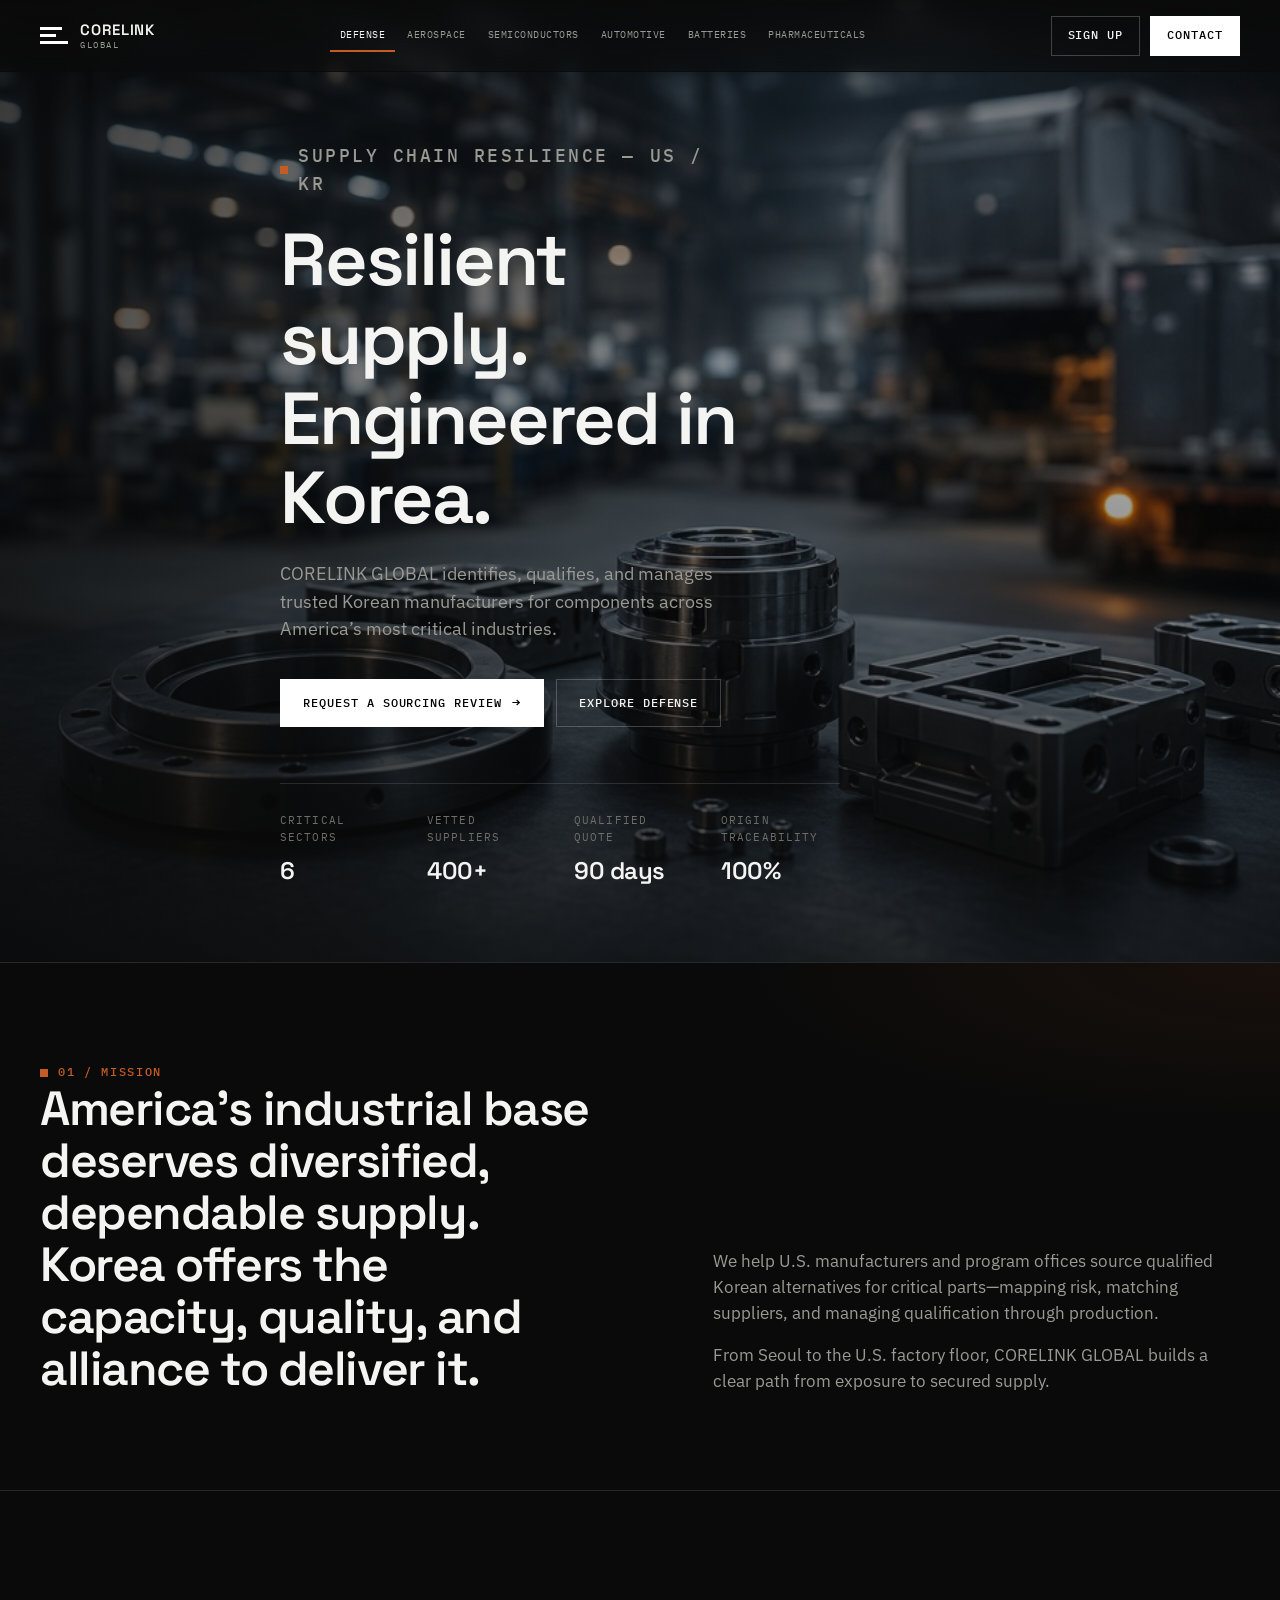
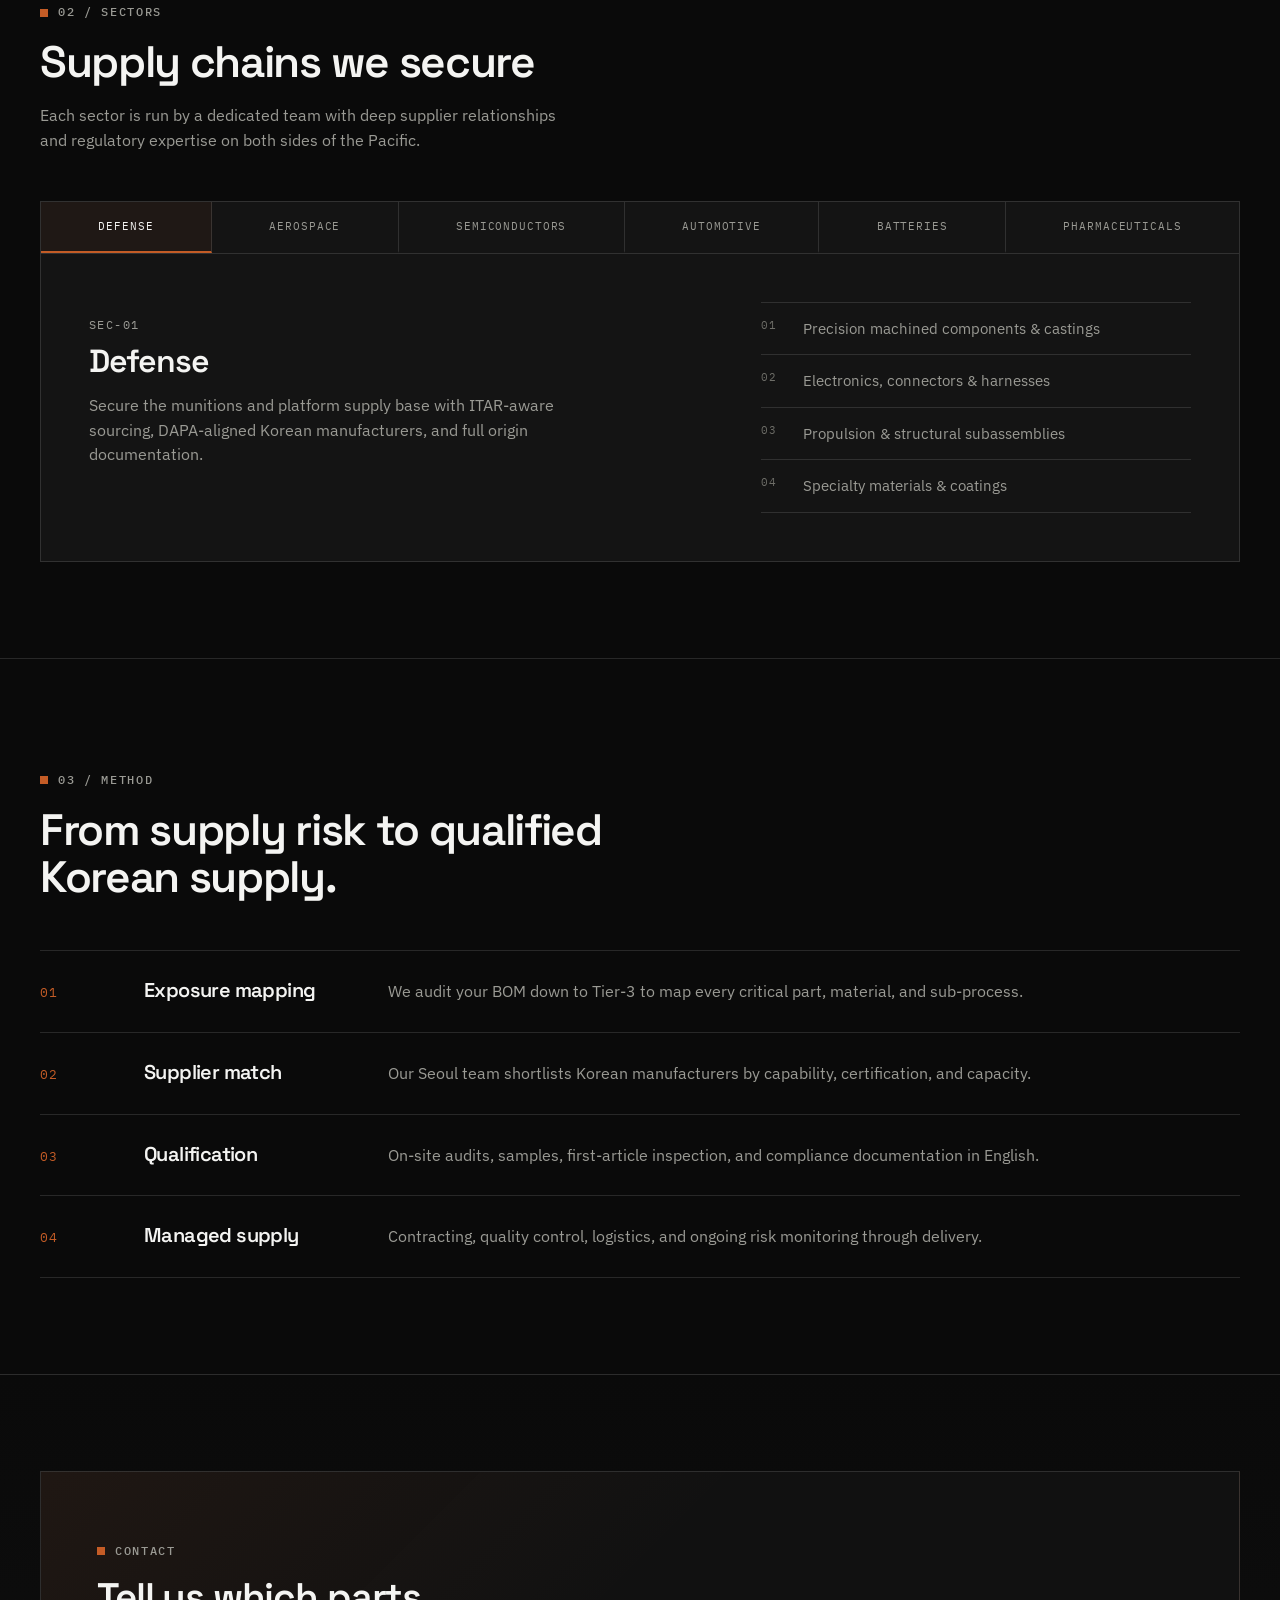
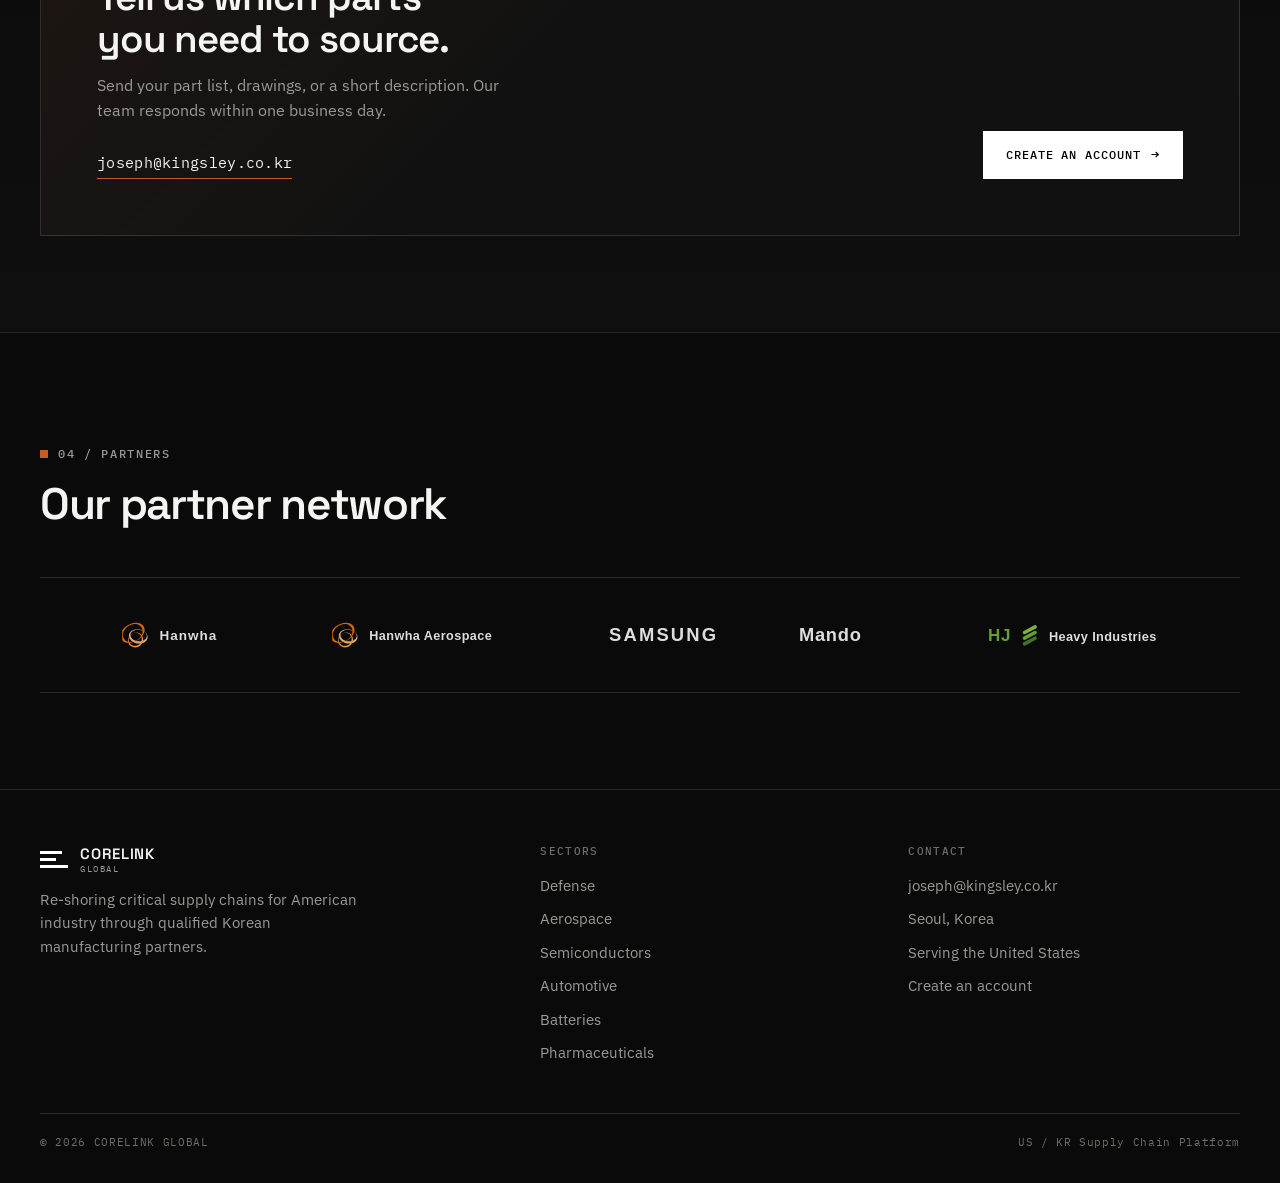
<file: index.html>
<!DOCTYPE html>
<html lang="en">
  <head>
    <meta charset="UTF-8" />
    <meta name="viewport" content="width=device-width, initial-scale=1.0" />
    <title>CORELINK GLOBAL | Korea-Sourced Supply Chain Resilience</title>
    <meta
      name="description"
      content="CORELINK GLOBAL identifies, qualifies, and manages trusted Korean manufacturers for America's critical industries."
    />
    <link rel="preconnect" href="https://fonts.googleapis.com" />
    <link rel="preconnect" href="https://fonts.gstatic.com" crossorigin />
    <link
      href="https://fonts.googleapis.com/css2?family=IBM+Plex+Mono:wght@400;500&family=IBM+Plex+Sans:wght@400;500;600&family=Space+Grotesk:wght@500;600;700&display=swap"
      rel="stylesheet"
    />
    <link rel="stylesheet" href="css/styles.css" />
  </head>
  <body>
    <header class="site-header" id="header">
      <div class="container header-inner">
        <a class="logo" href="index.html" aria-label="CORELINK GLOBAL home">
          <span class="logo-mark" aria-hidden="true">
            <span></span><span></span><span></span>
          </span>
          <span class="logo-text">
            <strong>CORELINK</strong>
            <small>GLOBAL</small>
          </span>
        </a>

        <nav class="sector-nav" aria-label="Sectors">
          <a href="#defense" data-sector="defense" class="is-active">Defense</a>
          <a href="#aerospace" data-sector="aerospace">Aerospace</a>
          <a href="#semiconductors" data-sector="semiconductors">Semiconductors</a>
          <a href="#automotive" data-sector="automotive">Automotive</a>
          <a href="#batteries" data-sector="batteries">Batteries</a>
          <a href="#pharmaceuticals" data-sector="pharmaceuticals">Pharmaceuticals</a>
        </nav>

        <div class="header-actions">
          <a class="btn btn-ghost" href="signup.html">Sign up</a>
          <a class="btn btn-primary" href="#contact">Contact</a>
          <button class="menu-toggle" type="button" aria-expanded="false" aria-controls="mobile-nav" aria-label="Open menu">
            <span></span>
          </button>
        </div>
      </div>
    </header>

    <nav class="mobile-nav" id="mobile-nav" aria-label="Mobile">
      <a href="#defense" data-sector="defense">Defense</a>
      <a href="#aerospace" data-sector="aerospace">Aerospace</a>
      <a href="#semiconductors" data-sector="semiconductors">Semiconductors</a>
      <a href="#automotive" data-sector="automotive">Automotive</a>
      <a href="#batteries" data-sector="batteries">Batteries</a>
      <a href="#pharmaceuticals" data-sector="pharmaceuticals">Pharmaceuticals</a>
      <a href="signup.html">Create an account</a>
      <a href="#contact">Contact</a>
    </nav>

    <main>
      <section class="hero">
        <div class="hero-media" aria-hidden="true">
          <img
            src="images/hero-defense.jpg"
            alt="Defense manufacturing and supply chain components"
            width="1920"
            height="1080"
          />
        </div>
        <div class="container hero-content">
          <p class="eyebrow">Supply Chain Resilience — US / KR</p>
          <h1>Resilient supply. Engineered in Korea.</h1>
          <p>
            CORELINK GLOBAL identifies, qualifies, and manages trusted Korean
            manufacturers for components across America’s most critical
            industries.
          </p>
          <div class="hero-ctas">
            <a class="btn btn-primary btn-arrow" href="#contact">Request a sourcing review</a>
            <a class="btn btn-ghost" href="#sectors">Explore defense</a>
          </div>
          <dl class="hero-meta">
            <div>
              <dt>Critical sectors</dt>
              <dd>6</dd>
            </div>
            <div>
              <dt>Vetted suppliers</dt>
              <dd>400+</dd>
            </div>
            <div>
              <dt>Qualified quote</dt>
              <dd>90 days</dd>
            </div>
            <div>
              <dt>Origin traceability</dt>
              <dd>100%</dd>
            </div>
          </dl>
        </div>
      </section>

      <section class="section mission" id="mission">
        <div class="container mission-grid">
          <div>
            <p class="eyebrow">01 / Mission</p>
            <h2>
              America’s industrial base deserves diversified, dependable supply.
              Korea offers the capacity, quality, and alliance to deliver it.
            </h2>
          </div>
          <div class="mission-copy">
            <p>
              We help U.S. manufacturers and program offices source qualified
              Korean alternatives for critical parts—mapping risk, matching
              suppliers, and managing qualification through production.
            </p>
            <p>
              From Seoul to the U.S. factory floor, CORELINK GLOBAL builds a
              clear path from exposure to secured supply.
            </p>
          </div>
        </div>
      </section>

      <section class="section" id="sectors">
        <div class="container">
          <div class="section-head">
            <p class="eyebrow">02 / Sectors</p>
            <h2>Supply chains we secure</h2>
            <p>
              Each sector is run by a dedicated team with deep supplier
              relationships and regulatory expertise on both sides of the
              Pacific.
            </p>
          </div>

          <div class="sectors-panel">
            <div class="sector-tabs" role="tablist" aria-label="Sector tabs">
              <button type="button" role="tab" id="tab-defense" aria-controls="defense" aria-selected="true" tabindex="0" data-sector="defense" class="is-active">Defense</button>
              <button type="button" role="tab" id="tab-aerospace" aria-controls="aerospace" aria-selected="false" tabindex="-1" data-sector="aerospace">Aerospace</button>
              <button type="button" role="tab" id="tab-semiconductors" aria-controls="semiconductors" aria-selected="false" tabindex="-1" data-sector="semiconductors">Semiconductors</button>
              <button type="button" role="tab" id="tab-automotive" aria-controls="automotive" aria-selected="false" tabindex="-1" data-sector="automotive">Automotive</button>
              <button type="button" role="tab" id="tab-batteries" aria-controls="batteries" aria-selected="false" tabindex="-1" data-sector="batteries">Batteries</button>
              <button type="button" role="tab" id="tab-pharmaceuticals" aria-controls="pharmaceuticals" aria-selected="false" tabindex="-1" data-sector="pharmaceuticals">Pharmaceuticals</button>
            </div>

            <div class="sector-panels">
              <article class="sector-panel is-active" id="defense" role="tabpanel" aria-labelledby="tab-defense" data-panel="defense">
                <div>
                  <p class="sector-code">SEC-01</p>
                  <h3>Defense</h3>
                  <p>
                    Secure the munitions and platform supply base with
                    ITAR-aware sourcing, DAPA-aligned Korean manufacturers, and
                    full origin documentation.
                  </p>
                </div>
                <ul class="sector-list">
                  <li><span>01</span> Precision machined components &amp; castings</li>
                  <li><span>02</span> Electronics, connectors &amp; harnesses</li>
                  <li><span>03</span> Propulsion &amp; structural subassemblies</li>
                  <li><span>04</span> Specialty materials &amp; coatings</li>
                </ul>
              </article>

              <article class="sector-panel" id="aerospace" role="tabpanel" aria-labelledby="tab-aerospace" data-panel="aerospace" hidden>
                <div>
                  <p class="sector-code">SEC-02</p>
                  <h3>Aerospace</h3>
                  <p>
                    Flight-qualified parts from AS9100 manufacturers—reducing
                    single-source exposure without compromising certification
                    pathways.
                  </p>
                </div>
                <ul class="sector-list">
                  <li><span>01</span> Airframe &amp; structural components</li>
                  <li><span>02</span> Fasteners, fittings &amp; brackets</li>
                  <li><span>03</span> Avionics enclosures &amp; wiring</li>
                  <li><span>04</span> MRO-ready spare parts programs</li>
                </ul>
              </article>

              <article class="sector-panel" id="semiconductors" role="tabpanel" aria-labelledby="tab-semiconductors" data-panel="semiconductors" hidden>
                <div>
                  <p class="sector-code">SEC-03</p>
                  <h3>Semiconductors</h3>
                  <p>
                    Trusted materials and components for the U.S. fab buildout—
                    from cleanroom hardware to specialty gases and tooling
                    supply.
                  </p>
                </div>
                <ul class="sector-list">
                  <li><span>01</span> Process equipment components</li>
                  <li><span>02</span> Specialty chemicals &amp; materials</li>
                  <li><span>03</span> Cleanroom systems &amp; fixtures</li>
                  <li><span>04</span> Packaging &amp; substrate supply</li>
                </ul>
              </article>

              <article class="sector-panel" id="automotive" role="tabpanel" aria-labelledby="tab-automotive" data-panel="automotive" hidden>
                <div>
                  <p class="sector-code">SEC-04</p>
                  <h3>Automotive</h3>
                  <p>
                    Tier-1 grade parts from Korea’s automotive ecosystem—
                    PPAP-ready suppliers with capacity for North American
                    programs.
                  </p>
                </div>
                <ul class="sector-list">
                  <li><span>01</span> Chassis, brake &amp; steering parts</li>
                  <li><span>02</span> Powertrain &amp; EV drivetrain components</li>
                  <li><span>03</span> Sensors, modules &amp; electronics</li>
                  <li><span>04</span> Stampings, plastics &amp; assemblies</li>
                </ul>
              </article>

              <article class="sector-panel" id="batteries" role="tabpanel" aria-labelledby="tab-batteries" data-panel="batteries" hidden>
                <div>
                  <p class="sector-code">SEC-05</p>
                  <h3>Batteries</h3>
                  <p>
                    IRA-eligible battery materials and components from Korea’s
                    leading cell and materials ecosystem—qualified for U.S.
                    production timelines.
                  </p>
                </div>
                <ul class="sector-list">
                  <li><span>01</span> Cathode &amp; anode materials</li>
                  <li><span>02</span> Separators, foils &amp; electrolytes</li>
                  <li><span>03</span> Module &amp; pack components</li>
                  <li><span>04</span> Equipment &amp; process tooling</li>
                </ul>
              </article>

              <article class="sector-panel" id="pharmaceuticals" role="tabpanel" aria-labelledby="tab-pharmaceuticals" data-panel="pharmaceuticals" hidden>
                <div>
                  <p class="sector-code">SEC-06</p>
                  <h3>Pharmaceuticals</h3>
                  <p>
                    Resilient API and drug-product supply with GMP-qualified
                    Korean partners and audit-ready documentation for U.S.
                    regulatory pathways.
                  </p>
                </div>
                <ul class="sector-list">
                  <li><span>01</span> APIs &amp; intermediates</li>
                  <li><span>02</span> Excipients &amp; specialty chemicals</li>
                  <li><span>03</span> Packaging &amp; sterile components</li>
                  <li><span>04</span> CDMO capacity matching</li>
                </ul>
              </article>
            </div>
          </div>
        </div>
      </section>

      <section class="section" id="method">
        <div class="container">
          <div class="section-head">
            <p class="eyebrow">03 / Method</p>
            <h2>From supply risk to qualified Korean supply.</h2>
          </div>
          <ol class="method-steps">
            <li>
              <span class="step-num">01</span>
              <h3>Exposure mapping</h3>
              <p>
                We audit your BOM down to Tier-3 to map every critical part,
                material, and sub-process.
              </p>
            </li>
            <li>
              <span class="step-num">02</span>
              <h3>Supplier match</h3>
              <p>
                Our Seoul team shortlists Korean manufacturers by capability,
                certification, and capacity.
              </p>
            </li>
            <li>
              <span class="step-num">03</span>
              <h3>Qualification</h3>
              <p>
                On-site audits, samples, first-article inspection, and
                compliance documentation in English.
              </p>
            </li>
            <li>
              <span class="step-num">04</span>
              <h3>Managed supply</h3>
              <p>
                Contracting, quality control, logistics, and ongoing risk
                monitoring through delivery.
              </p>
            </li>
          </ol>
        </div>
      </section>

      <section class="section contact" id="contact">
        <div class="container">
          <div class="contact-box">
            <div>
              <p class="eyebrow">Contact</p>
              <h2>Tell us which parts you need to source.</h2>
              <p>
                Send your part list, drawings, or a short description. Our team
                responds within one business day.
              </p>
              <a class="contact-email" href="mailto:joseph@kingsley.co.kr">
                joseph@kingsley.co.kr
              </a>
            </div>
            <div>
              <a class="btn btn-primary btn-arrow" href="signup.html">Create an account</a>
            </div>
          </div>
        </div>
      </section>

      <section class="section" id="partners">
        <div class="container">
          <div class="section-head">
            <p class="eyebrow">04 / Partners</p>
            <h2>Our partner network</h2>
          </div>
          <ul class="partners-logos" aria-label="Partner logos">
            <li>
              <img src="images/partners/hanwha.svg" alt="Hanwha" width="160" height="36" />
            </li>
            <li>
              <img
                src="images/partners/hanwha-aerospace.svg"
                alt="Hanwha Aerospace"
                width="220"
                height="36"
              />
            </li>
            <li>
              <img src="images/partners/samsung.svg" alt="Samsung" width="150" height="36" />
            </li>
            <li>
              <img src="images/partners/mando.svg" alt="Mando" width="120" height="36" />
            </li>
            <li>
              <img src="images/partners/hj.svg" alt="HJ Heavy Industries" width="200" height="36" />
            </li>
          </ul>
        </div>
      </section>
    </main>

    <footer class="site-footer">
      <div class="container">
        <div class="footer-grid">
          <div class="footer-brand">
            <a class="logo" href="index.html" aria-label="CORELINK GLOBAL home">
              <span class="logo-mark" aria-hidden="true">
                <span></span><span></span><span></span>
              </span>
              <span class="logo-text">
                <strong>CORELINK</strong>
                <small>GLOBAL</small>
              </span>
            </a>
            <p>
              Re-shoring critical supply chains for American industry through
              qualified Korean manufacturing partners.
            </p>
          </div>
          <div class="footer-col">
            <h2>Sectors</h2>
            <ul>
              <li><a href="#defense" data-sector="defense">Defense</a></li>
              <li><a href="#aerospace" data-sector="aerospace">Aerospace</a></li>
              <li><a href="#semiconductors" data-sector="semiconductors">Semiconductors</a></li>
              <li><a href="#automotive" data-sector="automotive">Automotive</a></li>
              <li><a href="#batteries" data-sector="batteries">Batteries</a></li>
              <li><a href="#pharmaceuticals" data-sector="pharmaceuticals">Pharmaceuticals</a></li>
            </ul>
          </div>
          <div class="footer-col">
            <h2>Contact</h2>
            <ul>
              <li><a href="mailto:joseph@kingsley.co.kr">joseph@kingsley.co.kr</a></li>
              <li>Seoul, Korea</li>
              <li>Serving the United States</li>
              <li><a href="signup.html">Create an account</a></li>
            </ul>
          </div>
        </div>
        <div class="footer-bottom">
          <span>© 2026 CORELINK GLOBAL</span>
          <span>US / KR Supply Chain Platform</span>
        </div>
      </div>
    </footer>

    <script src="js/main.js"></script>
  </body>
</html>
</file>
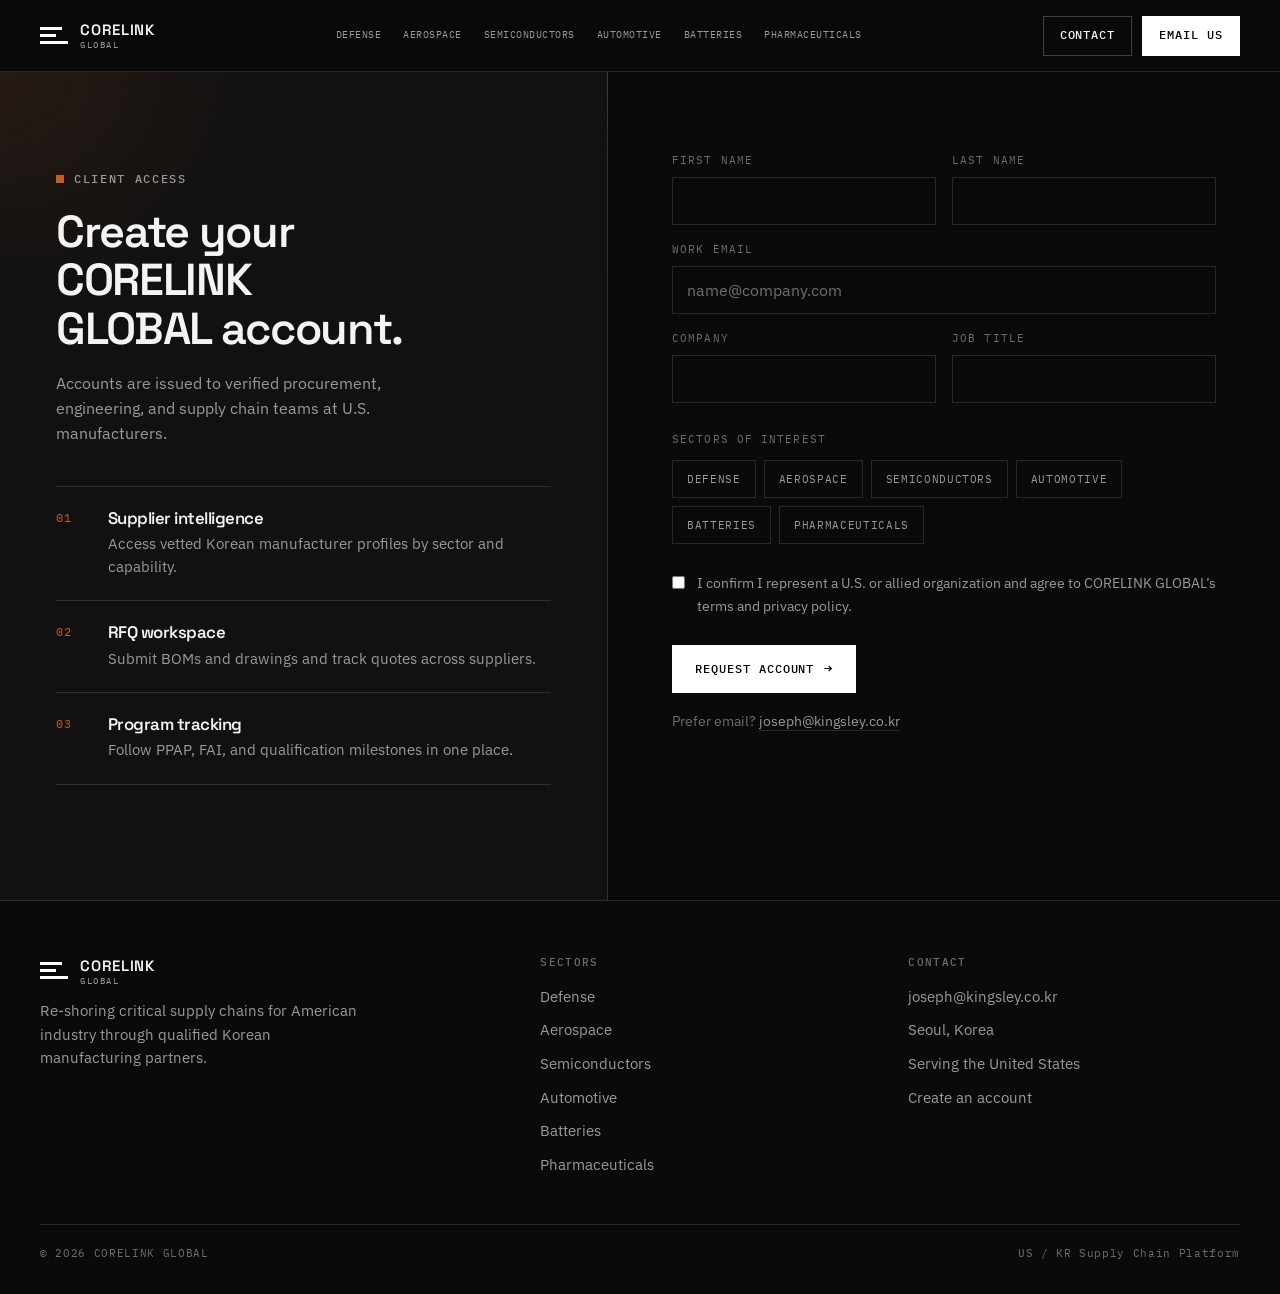
<file: signup.html>
<!DOCTYPE html>
<html lang="en">
  <head>
    <meta charset="UTF-8" />
    <meta name="viewport" content="width=device-width, initial-scale=1.0" />
    <title>Create account | CORELINK GLOBAL</title>
    <meta
      name="description"
      content="Request a CORELINK GLOBAL account for verified procurement and supply chain teams."
    />
    <link rel="preconnect" href="https://fonts.googleapis.com" />
    <link rel="preconnect" href="https://fonts.gstatic.com" crossorigin />
    <link
      href="https://fonts.googleapis.com/css2?family=IBM+Plex+Mono:wght@400;500&family=IBM+Plex+Sans:wght@400;500;600&family=Space+Grotesk:wght@500;600;700&display=swap"
      rel="stylesheet"
    />
    <link rel="stylesheet" href="css/styles.css" />
  </head>
  <body>
    <header class="site-header is-scrolled" id="header">
      <div class="container header-inner">
        <a class="logo" href="index.html" aria-label="CORELINK GLOBAL home">
          <span class="logo-mark" aria-hidden="true">
            <span></span><span></span><span></span>
          </span>
          <span class="logo-text">
            <strong>CORELINK</strong>
            <small>GLOBAL</small>
          </span>
        </a>

        <nav class="sector-nav" aria-label="Sectors">
          <a href="index.html#defense">Defense</a>
          <a href="index.html#aerospace">Aerospace</a>
          <a href="index.html#semiconductors">Semiconductors</a>
          <a href="index.html#automotive">Automotive</a>
          <a href="index.html#batteries">Batteries</a>
          <a href="index.html#pharmaceuticals">Pharmaceuticals</a>
        </nav>

        <div class="header-actions">
          <a class="btn btn-ghost" href="index.html#contact">Contact</a>
          <a class="btn btn-primary" href="mailto:joseph@kingsley.co.kr">Email us</a>
          <button class="menu-toggle" type="button" aria-expanded="false" aria-controls="mobile-nav" aria-label="Open menu">
            <span></span>
          </button>
        </div>
      </div>
    </header>

    <nav class="mobile-nav" id="mobile-nav" aria-label="Mobile">
      <a href="index.html#defense">Defense</a>
      <a href="index.html#aerospace">Aerospace</a>
      <a href="index.html#semiconductors">Semiconductors</a>
      <a href="index.html#automotive">Automotive</a>
      <a href="index.html#batteries">Batteries</a>
      <a href="index.html#pharmaceuticals">Pharmaceuticals</a>
      <a href="index.html#contact">Contact</a>
      <a href="mailto:joseph@kingsley.co.kr">joseph@kingsley.co.kr</a>
    </nav>

    <main class="signup-page">
      <div class="signup-wrap">
        <aside class="signup-aside">
          <p class="eyebrow">Client access</p>
          <h1>Create your CORELINK GLOBAL account.</h1>
          <p>
            Accounts are issued to verified procurement, engineering, and supply
            chain teams at U.S. manufacturers.
          </p>
          <ul class="signup-benefits">
            <li>
              <span class="num">01</span>
              <div>
                <h3>Supplier intelligence</h3>
                <p>
                  Access vetted Korean manufacturer profiles by sector and
                  capability.
                </p>
              </div>
            </li>
            <li>
              <span class="num">02</span>
              <div>
                <h3>RFQ workspace</h3>
                <p>
                  Submit BOMs and drawings and track quotes across suppliers.
                </p>
              </div>
            </li>
            <li>
              <span class="num">03</span>
              <div>
                <h3>Program tracking</h3>
                <p>
                  Follow PPAP, FAI, and qualification milestones in one place.
                </p>
              </div>
            </li>
          </ul>
        </aside>

        <section class="signup-main">
          <form class="signup-form" id="signup-form" action="#" method="post">
            <div class="form-row two">
              <div class="field">
                <label for="first-name">First name</label>
                <input id="first-name" name="firstName" type="text" required autocomplete="given-name" />
              </div>
              <div class="field">
                <label for="last-name">Last name</label>
                <input id="last-name" name="lastName" type="text" required autocomplete="family-name" />
              </div>
            </div>

            <div class="form-row">
              <div class="field">
                <label for="email">Work email</label>
                <input
                  id="email"
                  name="email"
                  type="email"
                  placeholder="name@company.com"
                  required
                  autocomplete="email"
                />
              </div>
            </div>

            <div class="form-row two">
              <div class="field">
                <label for="company">Company</label>
                <input id="company" name="company" type="text" required autocomplete="organization" />
              </div>
              <div class="field">
                <label for="title">Job title</label>
                <input id="title" name="title" type="text" required autocomplete="organization-title" />
              </div>
            </div>

            <span class="interest-label">Sectors of interest</span>
            <div class="interest-grid">
              <label class="chip">
                <input type="checkbox" name="sectors" value="defense" />
                <span>Defense</span>
              </label>
              <label class="chip">
                <input type="checkbox" name="sectors" value="aerospace" />
                <span>Aerospace</span>
              </label>
              <label class="chip">
                <input type="checkbox" name="sectors" value="semiconductors" />
                <span>Semiconductors</span>
              </label>
              <label class="chip">
                <input type="checkbox" name="sectors" value="automotive" />
                <span>Automotive</span>
              </label>
              <label class="chip">
                <input type="checkbox" name="sectors" value="batteries" />
                <span>Batteries</span>
              </label>
              <label class="chip">
                <input type="checkbox" name="sectors" value="pharmaceuticals" />
                <span>Pharmaceuticals</span>
              </label>
            </div>

            <label class="consent">
              <input type="checkbox" name="consent" required />
              <span>
                I confirm I represent a U.S. or allied organization and agree to
                CORELINK GLOBAL’s terms and privacy policy.
              </span>
            </label>

            <button class="btn btn-primary btn-arrow" type="submit">
              Request account
            </button>

            <p class="form-note">
              Prefer email?
              <a href="mailto:joseph@kingsley.co.kr">joseph@kingsley.co.kr</a>
            </p>
          </form>
        </section>
      </div>
    </main>

    <footer class="site-footer">
      <div class="container">
        <div class="footer-grid">
          <div class="footer-brand">
            <a class="logo" href="index.html" aria-label="CORELINK GLOBAL home">
              <span class="logo-mark" aria-hidden="true">
                <span></span><span></span><span></span>
              </span>
              <span class="logo-text">
                <strong>CORELINK</strong>
                <small>GLOBAL</small>
              </span>
            </a>
            <p>
              Re-shoring critical supply chains for American industry through
              qualified Korean manufacturing partners.
            </p>
          </div>
          <div class="footer-col">
            <h2>Sectors</h2>
            <ul>
              <li><a href="index.html#defense">Defense</a></li>
              <li><a href="index.html#aerospace">Aerospace</a></li>
              <li><a href="index.html#semiconductors">Semiconductors</a></li>
              <li><a href="index.html#automotive">Automotive</a></li>
              <li><a href="index.html#batteries">Batteries</a></li>
              <li><a href="index.html#pharmaceuticals">Pharmaceuticals</a></li>
            </ul>
          </div>
          <div class="footer-col">
            <h2>Contact</h2>
            <ul>
              <li><a href="mailto:joseph@kingsley.co.kr">joseph@kingsley.co.kr</a></li>
              <li>Seoul, Korea</li>
              <li>Serving the United States</li>
              <li><a href="signup.html">Create an account</a></li>
            </ul>
          </div>
        </div>
        <div class="footer-bottom">
          <span>© 2026 CORELINK GLOBAL</span>
          <span>US / KR Supply Chain Platform</span>
        </div>
      </div>
    </footer>

    <script src="js/main.js"></script>
  </body>
</html>
</file>
<file: css/styles.css>
/* CORELINK GLOBAL — industrial defense aesthetic */
:root {
  --bg: #0a0a0a;
  --bg-elevated: #111111;
  --bg-panel: #141414;
  --line: rgba(255, 255, 255, 0.12);
  --line-strong: rgba(255, 255, 255, 0.22);
  --text: #f4f4f2;
  --muted: #9a9a94;
  --dim: #6e6e68;
  --accent: #c45c26;
  --accent-soft: rgba(196, 92, 38, 0.15);
  --white: #ffffff;
  --black: #000000;
  --nav-h: 72px;
  --max: 1200px;
  --ease: cubic-bezier(0.22, 1, 0.36, 1);
  --font-display: "Space Grotesk", system-ui, sans-serif;
  --font-body: "IBM Plex Sans", system-ui, sans-serif;
  --font-mono: "IBM Plex Mono", ui-monospace, monospace;
}

*,
*::before,
*::after {
  box-sizing: border-box;
  margin: 0;
  padding: 0;
}

html {
  scroll-behavior: smooth;
  scroll-padding-top: calc(var(--nav-h) + 12px);
}

.section,
#sectors,
#contact,
#partners,
#method,
#mission {
  scroll-margin-top: calc(var(--nav-h) + 12px);
}

body {
  background: var(--bg);
  color: var(--text);
  font-family: var(--font-body);
  font-size: 16px;
  line-height: 1.55;
  -webkit-font-smoothing: antialiased;
  text-rendering: optimizeLegibility;
}

img {
  display: block;
  max-width: 100%;
}

a {
  color: inherit;
  text-decoration: none;
}

button,
input,
select,
textarea {
  font: inherit;
  color: inherit;
}

ul {
  list-style: none;
}

.container {
  width: min(100% - 48px, var(--max));
  margin-inline: auto;
}

.eyebrow {
  display: inline-flex;
  align-items: center;
  gap: 10px;
  color: var(--accent);
  font-family: var(--font-mono);
  font-size: 12px;
  font-weight: 500;
  letter-spacing: 0.14em;
  text-transform: uppercase;
}

.eyebrow::before {
  content: "";
  width: 8px;
  height: 8px;
  background: var(--accent);
  flex-shrink: 0;
}

h1,
h2,
h3 {
  font-family: var(--font-display);
  font-weight: 600;
  letter-spacing: -0.03em;
  line-height: 1.08;
}

.btn {
  display: inline-flex;
  align-items: center;
  justify-content: center;
  gap: 10px;
  min-height: 48px;
  padding: 0 22px;
  border: 1px solid transparent;
  font-family: var(--font-mono);
  font-size: 12px;
  font-weight: 500;
  letter-spacing: 0.08em;
  text-transform: uppercase;
  cursor: pointer;
  transition: background 0.25s var(--ease), color 0.25s var(--ease),
    border-color 0.25s var(--ease), transform 0.25s var(--ease);
}

.btn:hover {
  transform: translateY(-1px);
}

.btn-primary {
  background: var(--white);
  color: var(--black);
}

.btn-primary:hover {
  background: #e8e8e4;
}

.btn-ghost {
  background: transparent;
  border-color: var(--line-strong);
  color: var(--text);
}

.btn-ghost:hover {
  border-color: var(--white);
  background: rgba(255, 255, 255, 0.04);
}

.btn-arrow::after {
  content: "→";
  font-size: 14px;
}

/* ——— Header ——— */
.site-header {
  position: fixed;
  inset: 0 0 auto;
  z-index: 100;
  height: var(--nav-h);
  border-bottom: 1px solid transparent;
  background: linear-gradient(to bottom, rgba(10, 10, 10, 0.92), rgba(10, 10, 10, 0.55));
  backdrop-filter: blur(14px);
  transition: border-color 0.3s var(--ease), background 0.3s var(--ease);
}

.site-header.is-scrolled {
  border-bottom-color: var(--line);
  background: rgba(10, 10, 10, 0.92);
}

.header-inner {
  height: 100%;
  display: flex;
  align-items: center;
  gap: 18px;
}

.logo {
  display: flex;
  align-items: center;
  gap: 12px;
  flex-shrink: 0;
}

.logo-mark {
  width: 28px;
  height: 28px;
  position: relative;
}

.logo-mark span {
  position: absolute;
  background: var(--white);
  height: 3px;
}

.logo-mark span:nth-child(1) {
  top: 5px;
  left: 0;
  width: 22px;
}

.logo-mark span:nth-child(2) {
  top: 12px;
  left: 0;
  width: 16px;
}

.logo-mark span:nth-child(3) {
  top: 19px;
  left: 0;
  width: 28px;
}

.logo-text {
  display: flex;
  flex-direction: column;
  line-height: 1;
}

.logo-text strong {
  font-family: var(--font-display);
  font-size: 15px;
  font-weight: 600;
  letter-spacing: 0.06em;
}

.logo-text small {
  margin-top: 3px;
  color: var(--muted);
  font-family: var(--font-mono);
  font-size: 9px;
  letter-spacing: 0.18em;
}

.sector-nav {
  display: none;
  flex: 1;
  justify-content: center;
  gap: 2px;
  overflow-x: auto;
}

.sector-nav a {
  padding: 8px 10px;
  color: var(--muted);
  font-family: var(--font-mono);
  font-size: 10px;
  letter-spacing: 0.05em;
  text-transform: uppercase;
  white-space: nowrap;
  border-bottom: 2px solid transparent;
  transition: color 0.2s var(--ease), border-color 0.2s var(--ease);
}

.sector-nav a:hover,
.sector-nav a.is-active {
  color: var(--text);
  border-bottom-color: var(--accent);
}

.header-actions {
  margin-left: auto;
  display: flex;
  align-items: center;
  gap: 10px;
}

.header-actions .btn {
  min-height: 40px;
  padding: 0 16px;
}

.menu-toggle {
  display: inline-flex;
  width: 40px;
  height: 40px;
  align-items: center;
  justify-content: center;
  background: transparent;
  border: 1px solid var(--line);
  cursor: pointer;
}

.menu-toggle span {
  display: block;
  width: 16px;
  height: 1.5px;
  background: var(--white);
  position: relative;
}

.menu-toggle span::before,
.menu-toggle span::after {
  content: "";
  position: absolute;
  left: 0;
  width: 16px;
  height: 1.5px;
  background: var(--white);
}

.menu-toggle span::before {
  top: -5px;
}

.menu-toggle span::after {
  top: 5px;
}

.mobile-nav {
  display: none;
  position: fixed;
  inset: var(--nav-h) 0 0;
  z-index: 99;
  background: rgba(10, 10, 10, 0.98);
  padding: 28px 24px;
  flex-direction: column;
  gap: 8px;
}

.mobile-nav.is-open {
  display: flex;
}

.mobile-nav a {
  padding: 14px 0;
  border-bottom: 1px solid var(--line);
  font-family: var(--font-mono);
  font-size: 13px;
  letter-spacing: 0.08em;
  text-transform: uppercase;
}

@media (min-width: 1100px) {
  .sector-nav {
    display: flex;
  }

  .menu-toggle {
    display: none;
  }
}

/* ——— Hero ——— */
.hero {
  position: relative;
  min-height: 100vh;
  min-height: 100dvh;
  display: flex;
  align-items: flex-end;
  padding: calc(var(--nav-h) + 48px) 0 72px;
  overflow: hidden;
}

.hero-media {
  position: absolute;
  inset: 0;
  z-index: 0;
}

.hero-media img {
  width: 100%;
  height: 100%;
  object-fit: cover;
  object-position: center center;
  transform: scale(1.02);
  animation: hero-drift 18s var(--ease) infinite alternate;
}

.hero-media::after {
  content: "";
  position: absolute;
  inset: 0;
  background:
    linear-gradient(90deg, rgba(10, 10, 10, 0.72) 0%, rgba(10, 10, 10, 0.35) 45%, rgba(10, 10, 10, 0.18) 100%),
    linear-gradient(180deg, rgba(10, 10, 10, 0.35) 0%, rgba(10, 10, 10, 0.08) 40%, rgba(10, 10, 10, 0.78) 100%);
}

@keyframes hero-drift {
  from {
    transform: scale(1.02) translateY(0);
  }
  to {
    transform: scale(1.06) translateY(-1.5%);
  }
}

.hero-content {
  position: relative;
  z-index: 1;
  max-width: 720px;
  animation: rise 0.9s var(--ease) both;
}

@keyframes rise {
  from {
    opacity: 0;
    transform: translateY(24px);
  }
  to {
    opacity: 1;
    transform: translateY(0);
  }
}

.hero h1 {
  margin-top: 22px;
  font-size: clamp(2.6rem, 6vw, 4.6rem);
  max-width: 11ch;
}

.hero p {
  margin-top: 22px;
  max-width: 42ch;
  color: var(--muted);
  font-size: clamp(1rem, 1.5vw, 1.125rem);
}

.hero-ctas {
  display: flex;
  flex-wrap: wrap;
  gap: 12px;
  margin-top: 36px;
}

.hero-meta {
  display: grid;
  grid-template-columns: repeat(2, minmax(0, 1fr));
  gap: 18px 28px;
  margin-top: 56px;
  padding-top: 28px;
  border-top: 1px solid var(--line);
  max-width: 560px;
}

.hero-meta dt {
  color: var(--dim);
  font-family: var(--font-mono);
  font-size: 11px;
  letter-spacing: 0.1em;
  text-transform: uppercase;
}

.hero-meta dd {
  margin-top: 6px;
  font-family: var(--font-display);
  font-size: 1.5rem;
  font-weight: 600;
  letter-spacing: -0.02em;
}

@media (min-width: 700px) {
  .hero-meta {
    grid-template-columns: repeat(4, minmax(0, 1fr));
  }
}

/* ——— Sections ——— */
.section {
  padding: 96px 0;
  border-top: 1px solid var(--line);
}

.section-head {
  max-width: 680px;
  margin-bottom: 48px;
}

.section-head h2 {
  margin-top: 16px;
  font-size: clamp(1.8rem, 3.5vw, 2.75rem);
}

.section-head p {
  margin-top: 16px;
  color: var(--muted);
  max-width: 54ch;
}

/* Mission */
.mission {
  background:
    radial-gradient(ellipse 70% 50% at 100% 0%, rgba(196, 92, 38, 0.08), transparent 60%),
    var(--bg);
}

.mission-grid {
  display: grid;
  gap: 40px;
}

@media (min-width: 900px) {
  .mission-grid {
    grid-template-columns: 1.2fr 1fr;
    align-items: end;
  }
}

.mission h2 {
  font-size: clamp(1.9rem, 3.8vw, 3rem);
  max-width: 18ch;
}

.mission-copy {
  color: var(--muted);
  font-size: 1.05rem;
}

.mission-copy p + p {
  margin-top: 16px;
}

/* Sectors panel */
.sectors-panel {
  display: grid;
  gap: 0;
  border: 1px solid var(--line);
  background: var(--bg-panel);
}

.sector-tabs {
  display: flex;
  flex-wrap: wrap;
  border-bottom: 1px solid var(--line);
}

.sector-tabs button {
  flex: 1 1 auto;
  min-width: 120px;
  padding: 16px 14px;
  background: transparent;
  border: 0;
  border-right: 1px solid var(--line);
  border-bottom: 2px solid transparent;
  color: var(--muted);
  font-family: var(--font-mono);
  font-size: 11px;
  letter-spacing: 0.08em;
  text-transform: uppercase;
  cursor: pointer;
  transition: color 0.2s var(--ease), background 0.2s var(--ease),
    border-color 0.2s var(--ease);
}

.sector-tabs button:last-child {
  border-right: 0;
}

.sector-tabs button:hover {
  color: var(--text);
  background: rgba(255, 255, 255, 0.03);
}

.sector-tabs button.is-active {
  color: var(--text);
  border-bottom-color: var(--accent);
  background: rgba(196, 92, 38, 0.06);
}

.sector-panels {
  position: relative;
  min-height: 280px;
}

.sector-panel {
  display: none;
  padding: 36px 28px 40px;
  animation: rise 0.45s var(--ease) both;
}

.sector-panel.is-active {
  display: grid;
  gap: 28px;
}

.sector-panel[hidden] {
  display: none !important;
}

@media (min-width: 800px) {
  .sector-panel.is-active {
    grid-template-columns: 1.2fr 0.8fr;
    align-items: start;
    padding: 48px;
  }
}

.sector-code {
  color: var(--accent);
  font-family: var(--font-mono);
  font-size: 12px;
  letter-spacing: 0.12em;
}

.sector-panel h3 {
  margin-top: 10px;
  font-size: clamp(1.6rem, 2.5vw, 2.2rem);
}

.sector-panel p {
  margin-top: 14px;
  color: var(--muted);
  max-width: 48ch;
}

.sector-list {
  display: grid;
  gap: 0;
  border-top: 1px solid var(--line);
}

.sector-list li {
  display: flex;
  gap: 14px;
  padding: 14px 0;
  border-bottom: 1px solid var(--line);
  color: var(--muted);
  font-size: 0.95rem;
}

.sector-list li span {
  color: var(--dim);
  font-family: var(--font-mono);
  font-size: 11px;
  letter-spacing: 0.08em;
  flex-shrink: 0;
  min-width: 28px;
}

/* Method */
.method-steps {
  display: grid;
  gap: 0;
  border-top: 1px solid var(--line);
}

.method-steps li {
  display: grid;
  gap: 12px;
  padding: 28px 0;
  border-bottom: 1px solid var(--line);
}

@media (min-width: 800px) {
  .method-steps li {
    grid-template-columns: 80px 220px 1fr;
    align-items: baseline;
    gap: 24px;
  }
}

.step-num {
  color: var(--accent);
  font-family: var(--font-mono);
  font-size: 13px;
  letter-spacing: 0.1em;
}

.method-steps h3 {
  font-size: 1.25rem;
}

.method-steps p {
  color: var(--muted);
}

/* Contact */
.contact {
  background: linear-gradient(180deg, var(--bg) 0%, #0f0f0f 100%);
}

.contact-box {
  display: grid;
  gap: 32px;
  padding: 40px 28px;
  border: 1px solid var(--line);
  background:
    linear-gradient(135deg, rgba(196, 92, 38, 0.08), transparent 45%),
    var(--bg-elevated);
}

@media (min-width: 800px) {
  .contact-box {
    grid-template-columns: 1.4fr auto;
    align-items: end;
    padding: 56px;
  }
}

.contact-box h2 {
  margin-top: 14px;
  font-size: clamp(1.8rem, 3vw, 2.6rem);
  max-width: 16ch;
}

.contact-box p {
  margin-top: 14px;
  color: var(--muted);
  max-width: 42ch;
}

.contact-email {
  display: inline-flex;
  align-items: center;
  gap: 10px;
  margin-top: 28px;
  color: var(--text);
  font-family: var(--font-mono);
  font-size: 15px;
  letter-spacing: 0.02em;
  border-bottom: 1px solid var(--accent);
  padding-bottom: 4px;
  transition: color 0.2s var(--ease);
}

.contact-email:hover {
  color: var(--accent);
}

/* Partners — single horizontal strip */
.partners-logos {
  display: flex;
  flex-wrap: nowrap;
  align-items: center;
  justify-content: flex-start;
  gap: 36px;
  margin-top: 28px;
  padding: 32px 4px;
  border-top: 1px solid var(--line);
  border-bottom: 1px solid var(--line);
  overflow-x: auto;
  -webkit-overflow-scrolling: touch;
  scrollbar-width: none;
}

.partners-logos::-webkit-scrollbar {
  display: none;
}

.partners-logos li {
  flex: 0 0 auto;
  display: flex;
  align-items: center;
  justify-content: center;
}

.partners-logos img {
  display: block;
  width: auto;
  height: 32px;
  max-width: none;
  object-fit: contain;
  opacity: 0.9;
  transition: opacity 0.25s var(--ease);
}

.partners-logos li:hover img {
  opacity: 1;
}

@media (min-width: 1000px) {
  .partners-logos {
    justify-content: center;
    flex-wrap: wrap;
    gap: 28px 48px;
    padding: 40px 8px;
    overflow: visible;
  }

  .partners-logos img {
    height: 34px;
  }
}

/* Footer */
.site-footer {
  border-top: 1px solid var(--line);
  padding: 56px 0 32px;
}

.footer-grid {
  display: grid;
  gap: 36px;
}

@media (min-width: 800px) {
  .footer-grid {
    grid-template-columns: 1.4fr 1fr 1fr;
  }
}

.footer-brand p {
  margin-top: 14px;
  color: var(--muted);
  max-width: 36ch;
  font-size: 0.95rem;
}

.footer-col h2 {
  font-family: var(--font-mono);
  font-size: 11px;
  font-weight: 500;
  letter-spacing: 0.12em;
  text-transform: uppercase;
  color: var(--dim);
  margin-bottom: 16px;
}

.footer-col a,
.footer-col li {
  color: var(--muted);
  font-size: 0.95rem;
}

.footer-col li + li,
.footer-col a + a {
  margin-top: 10px;
}

.footer-col a {
  display: block;
}

.footer-col a:hover {
  color: var(--text);
}

.footer-bottom {
  margin-top: 48px;
  padding-top: 20px;
  border-top: 1px solid var(--line);
  display: flex;
  flex-wrap: wrap;
  gap: 12px 24px;
  justify-content: space-between;
  color: var(--dim);
  font-family: var(--font-mono);
  font-size: 11px;
  letter-spacing: 0.06em;
}

/* ——— Signup ——— */
.signup-page {
  padding-top: var(--nav-h);
}

.signup-wrap {
  display: grid;
  gap: 0;
  min-height: calc(100vh - var(--nav-h));
}

@media (min-width: 980px) {
  .signup-wrap {
    grid-template-columns: 0.95fr 1.05fr;
  }
}

.signup-aside {
  padding: 64px 28px;
  border-bottom: 1px solid var(--line);
  background:
    radial-gradient(ellipse 80% 50% at 0% 0%, rgba(196, 92, 38, 0.12), transparent 55%),
    var(--bg-elevated);
}

@media (min-width: 980px) {
  .signup-aside {
    padding: 80px 56px;
    border-bottom: 0;
    border-right: 1px solid var(--line);
  }
}

.signup-aside h1 {
  margin-top: 18px;
  font-size: clamp(2rem, 3.5vw, 3rem);
  max-width: 12ch;
}

.signup-aside > p {
  margin-top: 18px;
  color: var(--muted);
  max-width: 38ch;
}

.signup-benefits {
  margin-top: 40px;
  border-top: 1px solid var(--line);
}

.signup-benefits li {
  display: grid;
  grid-template-columns: 40px 1fr;
  gap: 12px;
  padding: 22px 0;
  border-bottom: 1px solid var(--line);
}

.signup-benefits .num {
  color: var(--accent);
  font-family: var(--font-mono);
  font-size: 12px;
  letter-spacing: 0.08em;
}

.signup-benefits h3 {
  font-size: 1.05rem;
}

.signup-benefits p {
  margin-top: 6px;
  color: var(--muted);
  font-size: 0.92rem;
}

.signup-main {
  padding: 48px 24px 72px;
}

@media (min-width: 980px) {
  .signup-main {
    padding: 80px 64px;
  }
}

.signup-form {
  max-width: 560px;
}

.form-row {
  display: grid;
  gap: 16px;
  margin-bottom: 16px;
}

@media (min-width: 640px) {
  .form-row.two {
    grid-template-columns: 1fr 1fr;
  }
}

.field label {
  display: block;
  margin-bottom: 8px;
  color: var(--dim);
  font-family: var(--font-mono);
  font-size: 11px;
  letter-spacing: 0.1em;
  text-transform: uppercase;
}

.field input {
  width: 100%;
  min-height: 48px;
  padding: 0 14px;
  background: var(--bg);
  border: 1px solid var(--line);
  outline: none;
  transition: border-color 0.2s var(--ease);
}

.field input:focus {
  border-color: var(--line-strong);
}

.field input::placeholder {
  color: var(--dim);
}

.interest-label {
  display: block;
  margin: 28px 0 12px;
  color: var(--dim);
  font-family: var(--font-mono);
  font-size: 11px;
  letter-spacing: 0.1em;
  text-transform: uppercase;
}

.interest-grid {
  display: flex;
  flex-wrap: wrap;
  gap: 8px;
}

.chip {
  position: relative;
}

.chip input {
  position: absolute;
  opacity: 0;
  pointer-events: none;
}

.chip span {
  display: inline-flex;
  align-items: center;
  min-height: 38px;
  padding: 0 14px;
  border: 1px solid var(--line);
  color: var(--muted);
  font-family: var(--font-mono);
  font-size: 11px;
  letter-spacing: 0.06em;
  text-transform: uppercase;
  cursor: pointer;
  transition: all 0.2s var(--ease);
}

.chip input:checked + span,
.chip span:hover {
  color: var(--text);
  border-color: var(--accent);
  background: var(--accent-soft);
}

.consent {
  display: flex;
  gap: 12px;
  align-items: flex-start;
  margin: 28px 0;
  color: var(--muted);
  font-size: 0.9rem;
}

.consent input {
  margin-top: 4px;
  accent-color: var(--accent);
}

.form-note {
  margin-top: 18px;
  color: var(--dim);
  font-size: 0.85rem;
}

.form-note a {
  color: var(--muted);
  border-bottom: 1px solid var(--line);
}

.form-note a:hover {
  color: var(--text);
}

/* Utilities */
.sr-only {
  position: absolute;
  width: 1px;
  height: 1px;
  padding: 0;
  margin: -1px;
  overflow: hidden;
  clip: rect(0, 0, 0, 0);
  border: 0;
}
</file>
